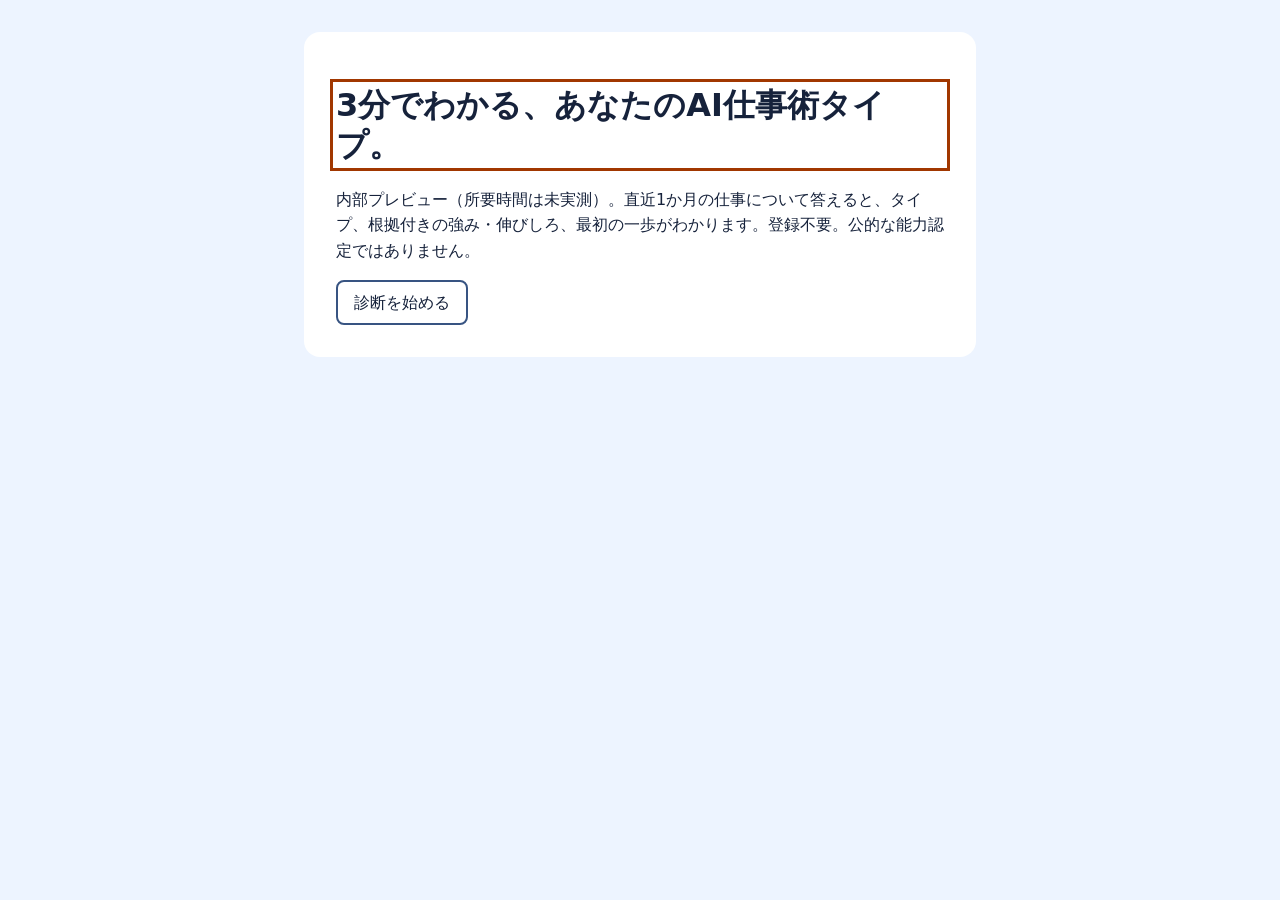
<file: index.html>
<!doctype html>
<html lang="ja">
<head>
<meta charset="utf-8">
<meta http-equiv="Content-Security-Policy" content="default-src 'none'; script-src 'self'; style-src 'self'; connect-src 'self'; base-uri 'none'; form-action 'none'">
<meta name="viewport" content="width=device-width, initial-scale=1">
<title>AI仕事術診断</title>
<link rel="stylesheet" href="./src/style.css">
</head>
<body><main id="app"><p>診断を読み込んでいます。</p></main>
<script type="module" src="./src/main.mjs"></script></body>
</html>
</file>
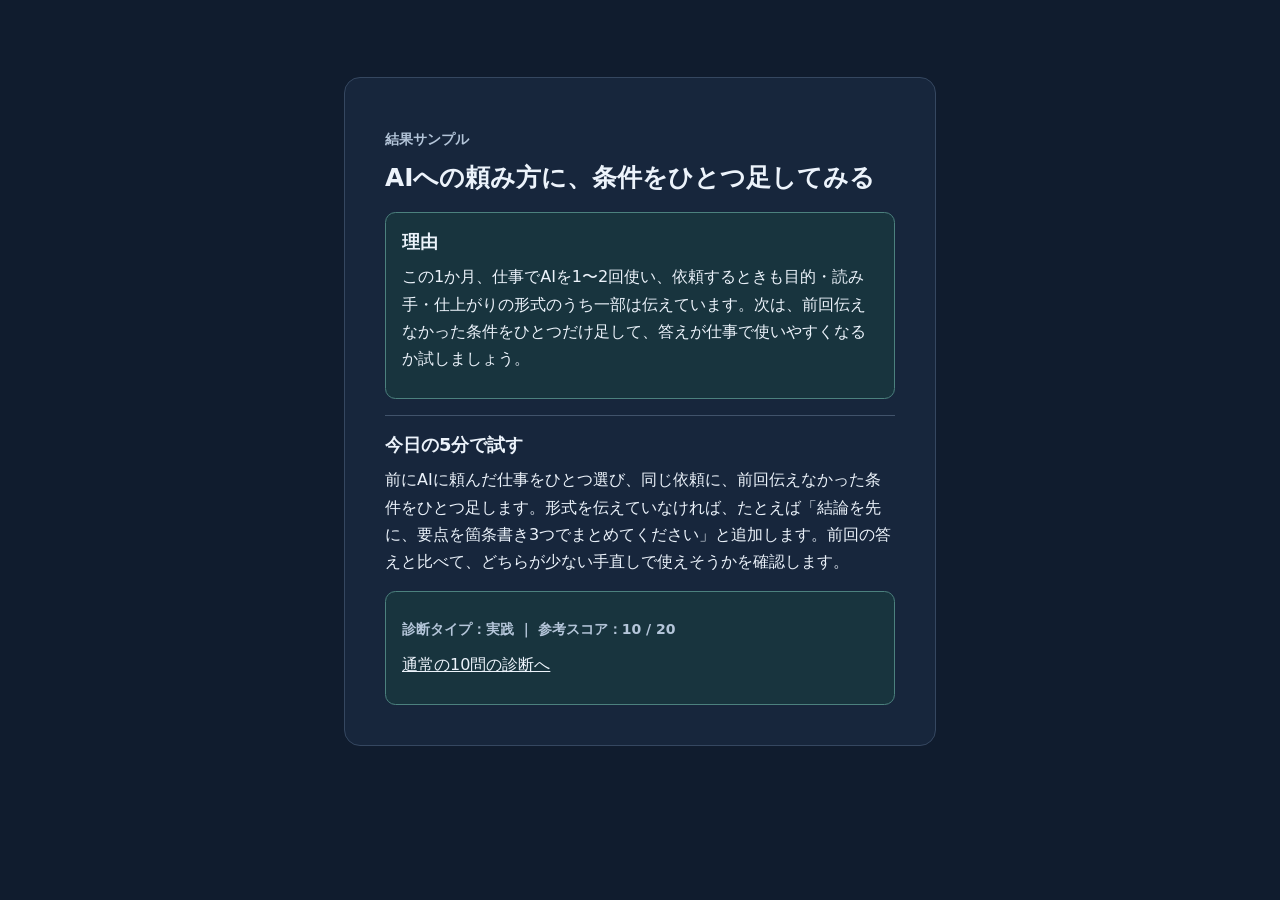
<file: preview-v0.3/result-sample.html>
<!doctype html>
<html lang="ja">
<head>
<meta charset="utf-8">
<meta name="viewport" content="width=device-width, initial-scale=1">
<meta name="robots" content="noindex">
<title>結果サンプル | AI仕事術診断</title>
<link rel="stylesheet" href="./src/style.css">
</head>
<body>
<main data-screen="result">
  <p class="meta">結果サンプル</p>
  <h1>AIへの頼み方に、条件をひとつ足してみる</h1>
  <section class="result-block">
    <h2>理由</h2>
    <p>この1か月、仕事でAIを1〜2回使い、依頼するときも目的・読み手・仕上がりの形式のうち一部は伝えています。次は、前回伝えなかった条件をひとつだけ足して、答えが仕事で使いやすくなるか試しましょう。</p>
  </section>
  <section class="result-block">
    <h2>今日の5分で試す</h2>
    <p>前にAIに頼んだ仕事をひとつ選び、同じ依頼に、前回伝えなかった条件をひとつ足します。形式を伝えていなければ、たとえば「結論を先に、要点を箇条書き3つでまとめてください」と追加します。前回の答えと比べて、どちらが少ない手直しで使えそうかを確認します。</p>
  </section>
  <footer class="result-block">
    <p class="meta">診断タイプ：実践 ｜ 参考スコア：10 / 20</p>
    <p><a href="./" style="color:inherit">通常の10問の診断へ</a></p>
  </footer>
</main>
</body>
</html>
</file>
<file: src/style.css>
:root{font:100%/1.6 system-ui,sans-serif;color:#16223b;background:#edf4ff}
body{margin:0;padding:clamp(.5rem,4vw,2rem)}
main{box-sizing:border-box;max-width:42rem;margin:auto;background:white;padding:clamp(.75rem,4vw,2rem);border-radius:1rem;overflow-wrap:anywhere}
h1,h2{line-height:1.25}
button{box-sizing:border-box;min-height:44px;max-width:100%;font:inherit;color:inherit;background:white;border:2px solid #385482;border-radius:.5rem;padding:.5rem 1rem;text-align:left;cursor:pointer}
button[aria-pressed="true"]{background:#234b92;color:white}
button:disabled{opacity:.7;cursor:default}
:focus-visible{outline:3px solid #a13700;outline-offset:3px}
.choices{display:grid;gap:.75rem;margin-block:1rem}
progress{width:100%;accent-color:#234b92}
</file>
<file: preview-v0.3/src/style.css>
:root{font:100%/1.7 system-ui,sans-serif;color:#ecf3fb;background:#101c2e;color-scheme:dark}
*{box-sizing:border-box}body{margin:0;padding:clamp(.75rem,4vw,2rem)}
main{max-inline-size:37rem;margin:clamp(.25rem,5vh,3rem) auto;padding:clamp(1rem,5vw,2.5rem);background:#17263c;border:1px solid #354760;border-radius:1rem;overflow-wrap:anywhere}
h1,h2{line-height:1.4;line-break:strict;word-break:auto-phrase}
h1{font-size:1.55rem;margin:.35rem 0 1rem}main[data-screen=entry] h1{font-size:1.9rem}h2{font-size:1.12rem;margin:0}
p{margin:.6rem 0}.meta{color:#b4c5d9;font-size:.875rem;font-weight:600}
button{min-block-size:44px;max-inline-size:100%;font:inherit;color:inherit;background:#20324c;border:1px solid #526781;border-radius:.6rem;padding:.6rem .9rem;text-align:start;cursor:pointer;line-break:strict;word-break:auto-phrase;overflow-wrap:anywhere}
button:focus-visible{outline:3px solid #7ce4d5;outline-offset:3px}
h1:focus{outline:none}
.primary{display:block;width:100%;margin-top:1.3rem;background:#78dfd0;color:#10283a;border-color:transparent;text-align:center;font-weight:750}
.choices{display:grid;gap:.65rem;margin-block:1rem}.choices button{inline-size:100%;position:relative;padding-inline-end:2.35rem}
button[aria-pressed=true]{background:#184b50;border-color:#78dfd0}
.choices button[aria-pressed=true]::after{content:"✓";position:absolute;inset-inline-end:.75rem;inset-block-start:.6rem;color:#a5f7eb}
.quiet{background:transparent;border-color:transparent;color:#c5d4e6}
.meter{margin-bottom:1rem}.meter p{margin:0}progress{display:block;width:100%;height:.32rem;accent-color:#78dfd0;margin-top:.35rem}
.result-block{border-top:1px solid #41536b;padding-top:1rem;margin-top:1rem}.result-block:first-of-type{border:1px solid #4c817e;background:#18343e;border-radius:.65rem;padding:1rem}
.rating{display:flex;flex-wrap:wrap;gap:.5rem;margin:.65rem 0}
</file>
